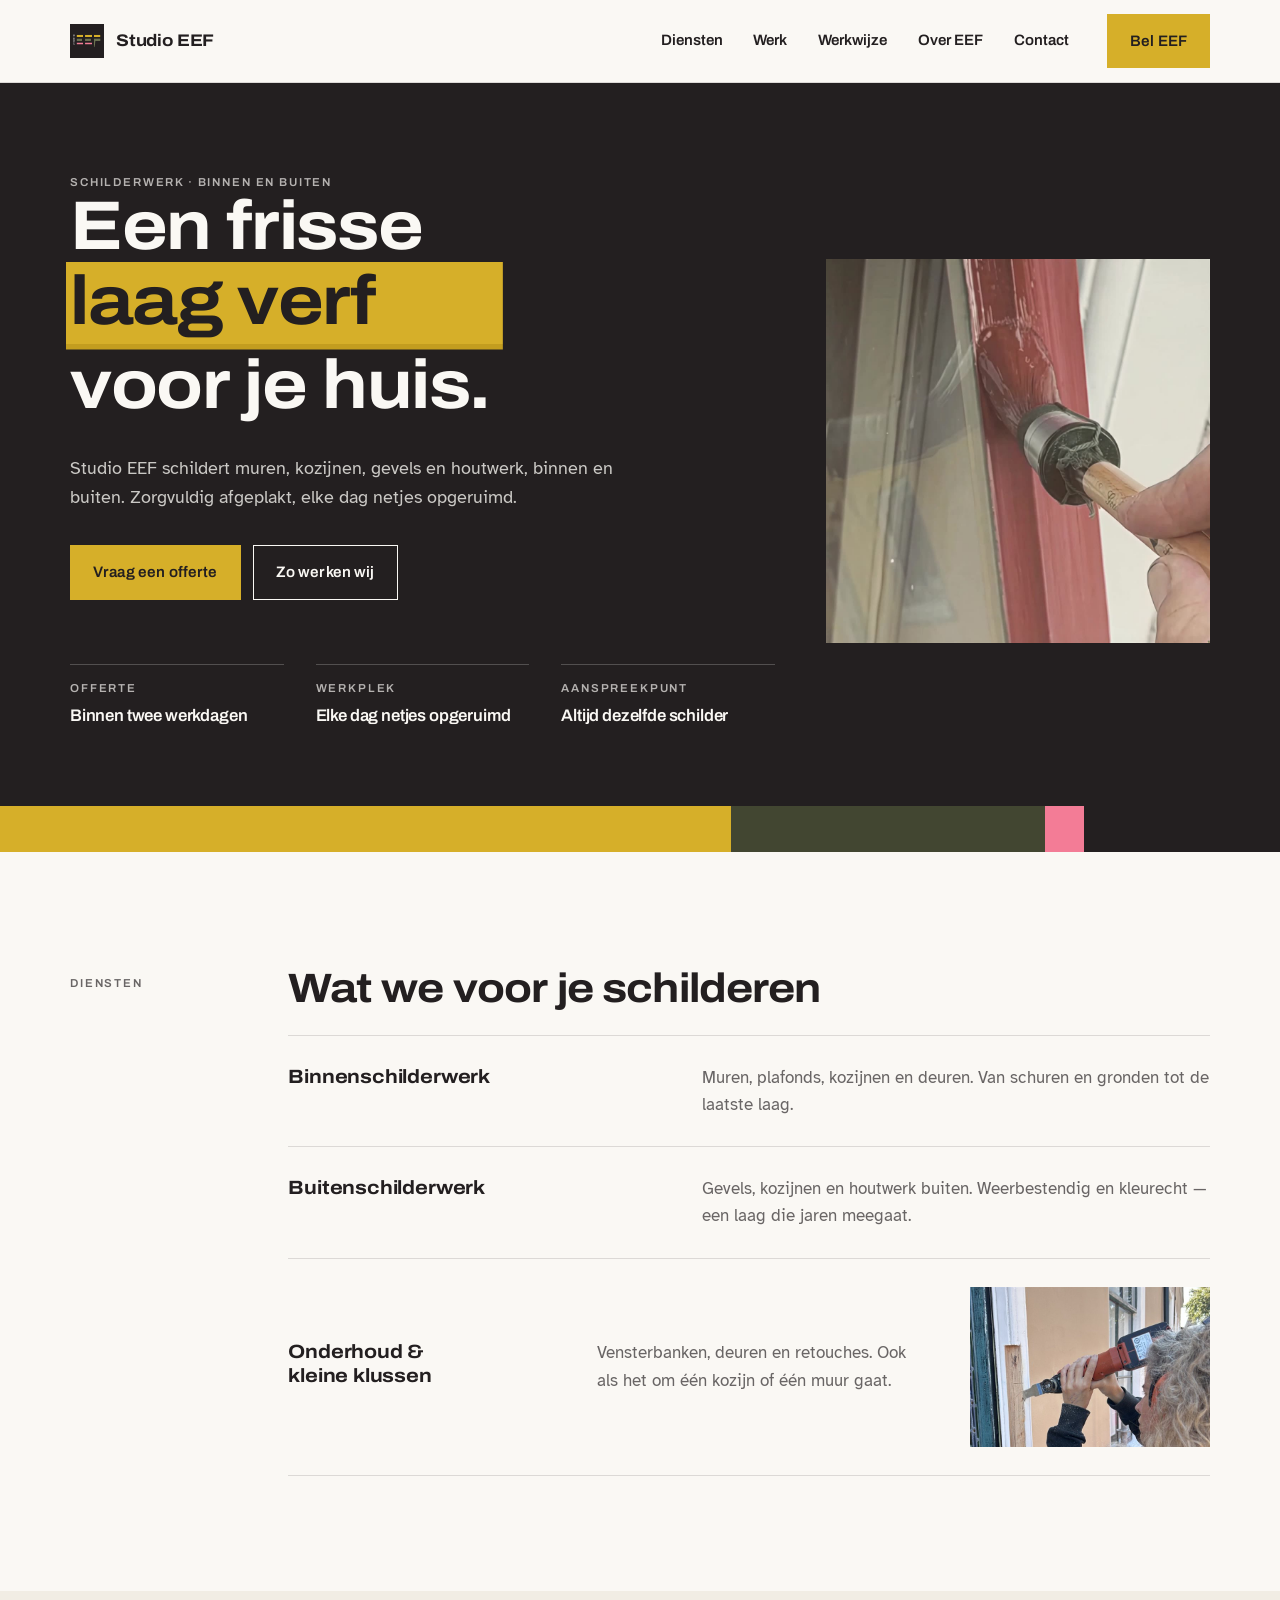
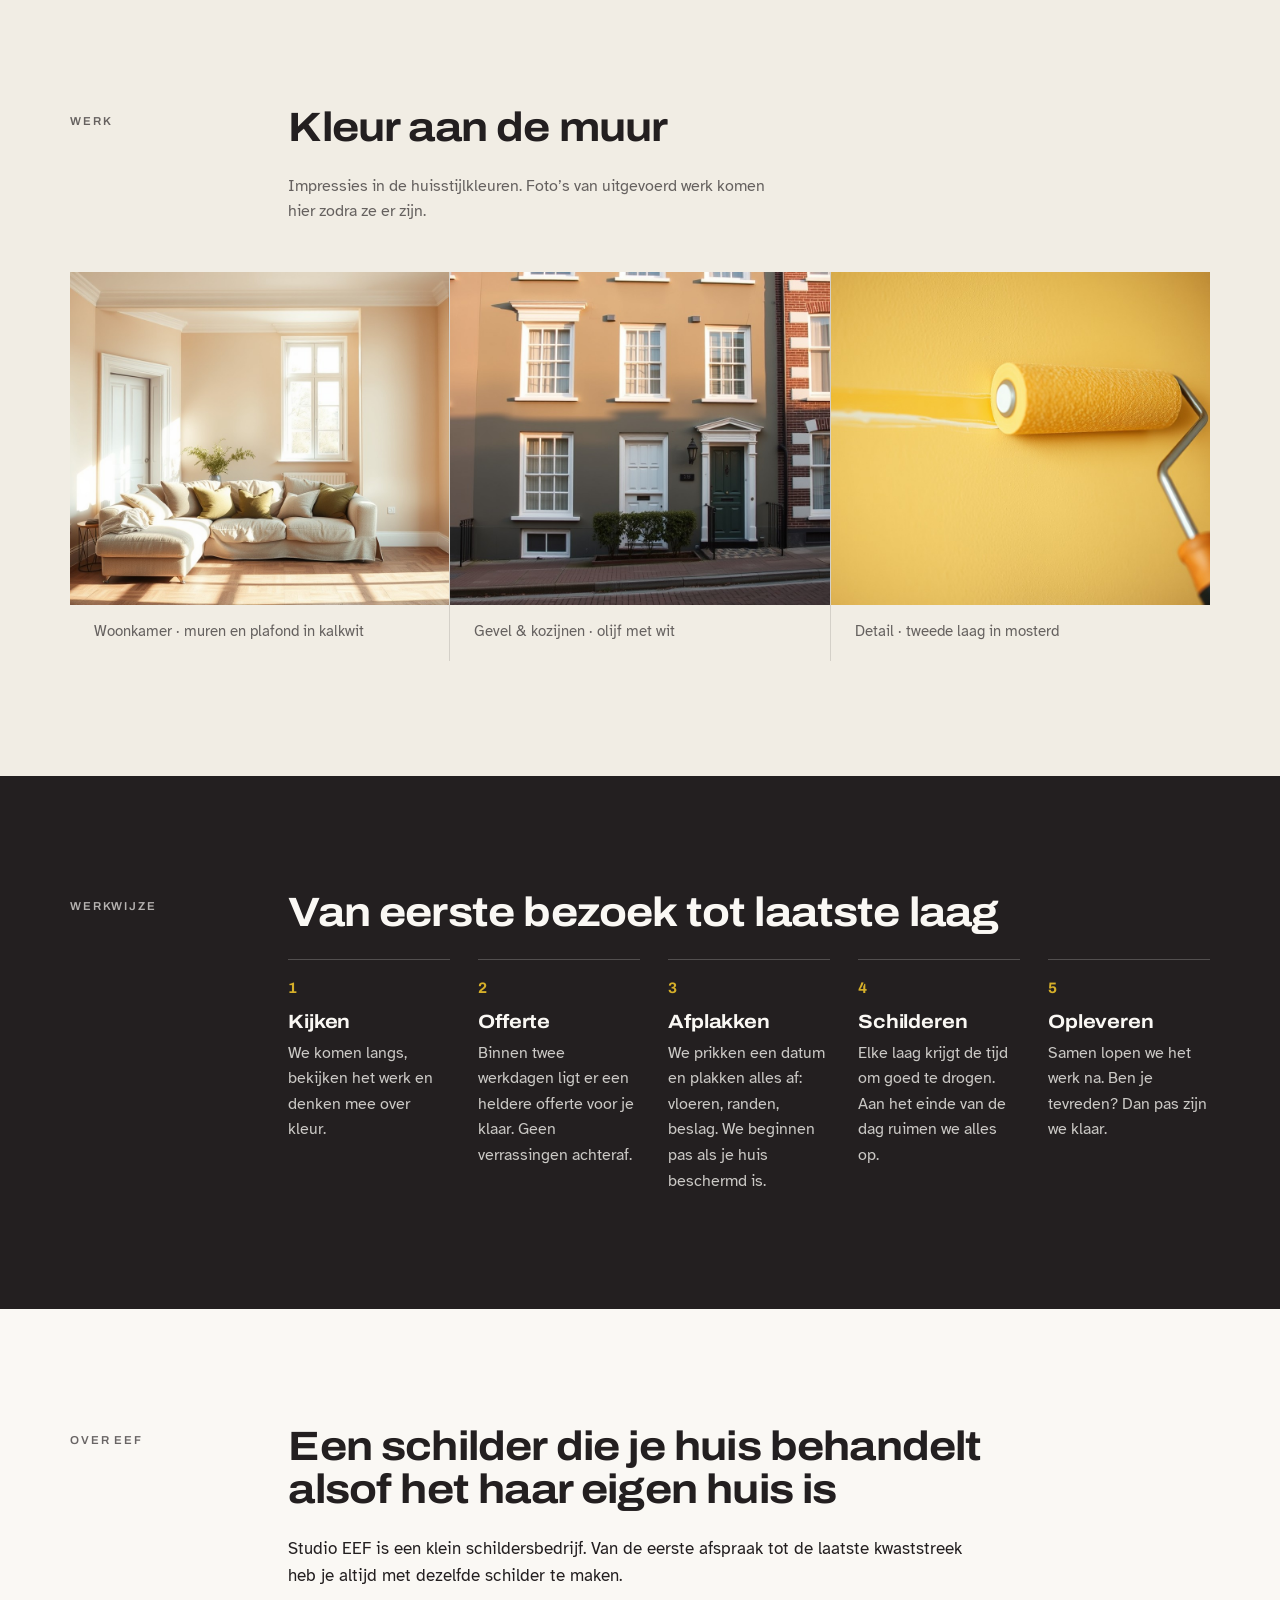
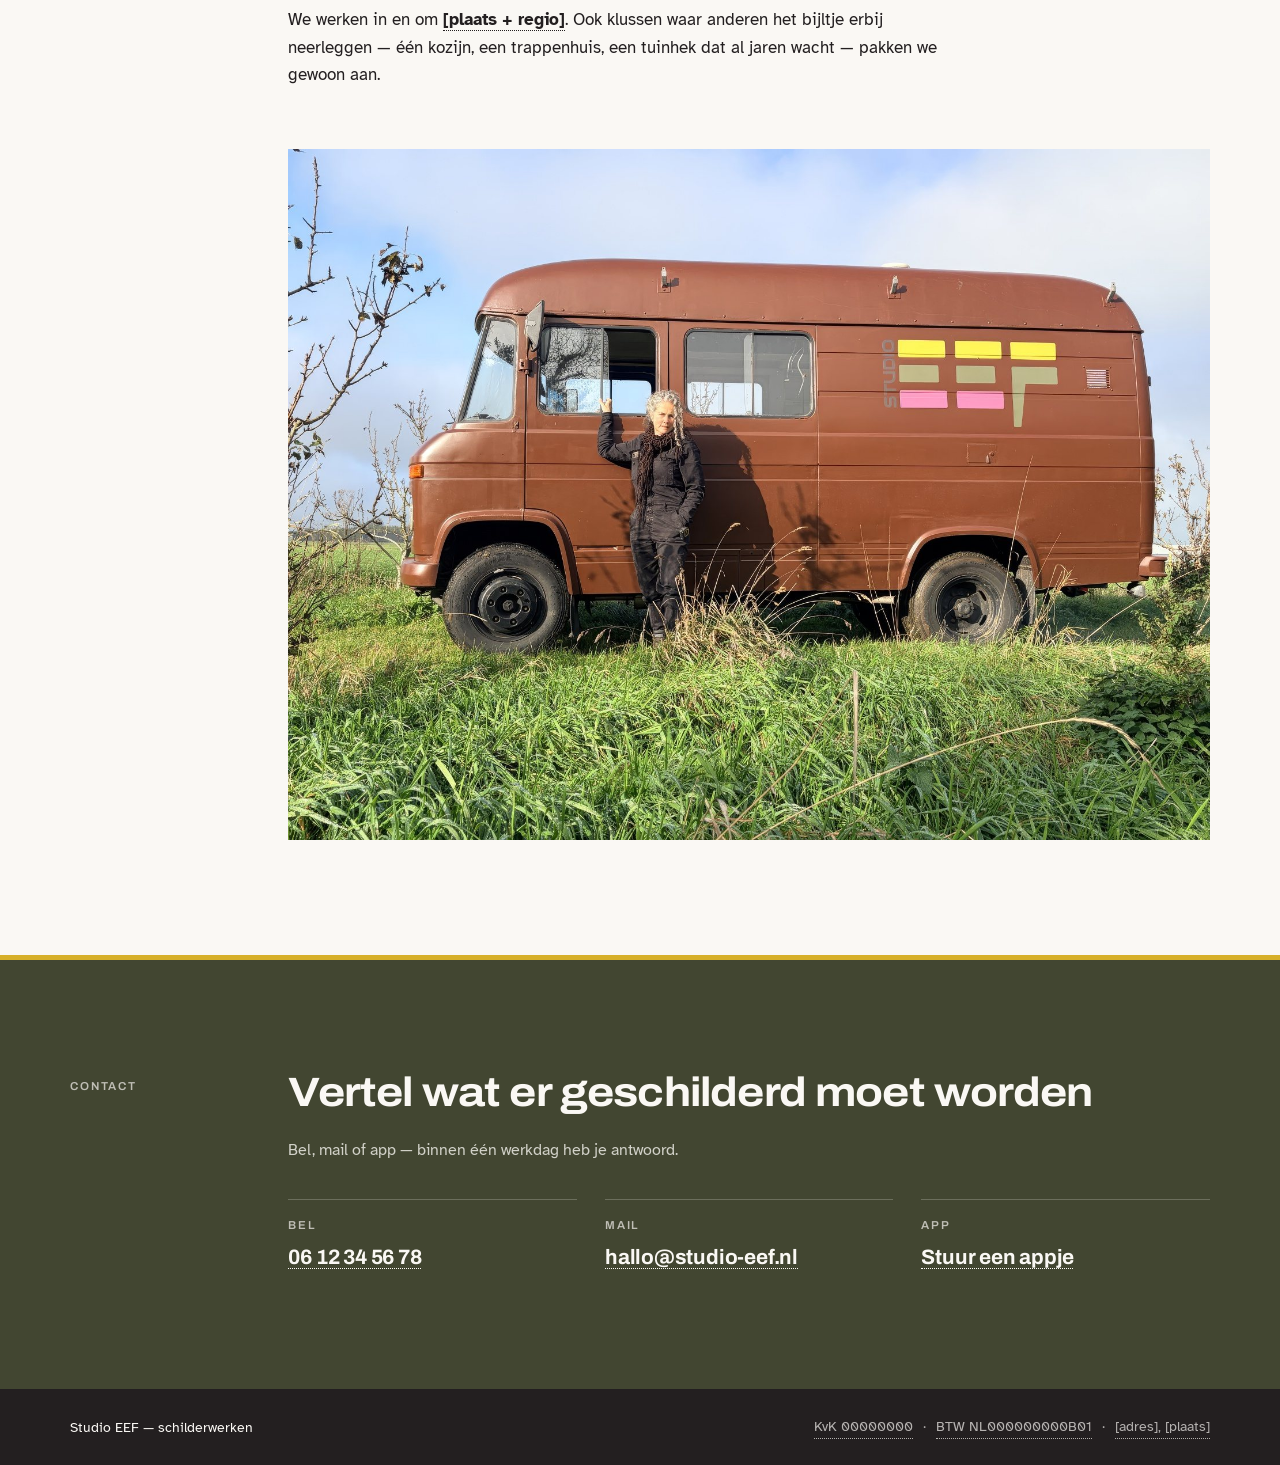
<file: index.html>
<!DOCTYPE html>
<html lang="nl">
<head>
<meta charset="UTF-8">
<meta name="viewport" content="width=device-width, initial-scale=1.0">
<title>Studio EEF — Schilderwerken binnen en buiten</title>
<meta name="description" content="Studio EEF schildert binnen- en buitenschilderwerk en doet onderhoudsklussen. Zorgvuldig afgeplakt, netjes opgeleverd. Vraag een offerte.">
<meta name="theme-color" content="#FAF8F4">
<!-- TODO: placeholdergegevens in de schema.org-data vervangen zodra bekend:
     telephone (+31612345678), email (hallo@studio-eef.nl) en url (www.studio-eef.nl) -->
<script type="application/ld+json">
{
  "@context": "https://schema.org",
  "@type": "PaintingContractor",
  "name": "Studio EEF",
  "description": "Binnen- en buitenschilderwerk en onderhoudsklussen voor je woning.",
  "url": "https://www.studio-eef.nl",
  "telephone": "+31612345678",
  "email": "hallo@studio-eef.nl",
  "areaServed": "NL"
}
</script>
<link rel="icon" type="image/svg+xml" href="assets/favicon.svg">
<link rel="preconnect" href="https://fonts.googleapis.com">
<link rel="preconnect" href="https://fonts.gstatic.com" crossorigin>
<link href="https://fonts.googleapis.com/css2?family=Archivo:wdth,wght@75..125,600;75..125,700&family=Atkinson+Hyperlegible:wght@400;700&display=swap" rel="stylesheet">
<link rel="stylesheet" href="css/style.css">
</head>
<body id="top">

<a class="skip" href="#diensten">Direct naar de inhoud</a>

<!-- ============================================================
     HEADER — papier, één haarscherpe lijn, geen schaduw
     ============================================================ -->
<header class="kop">
  <div class="wrap kop-inner">
    <a class="merk" href="#top" aria-label="Studio EEF — naar boven">
      <span class="merk-tegel" aria-hidden="true">
        <img src="assets/logo.svg" alt="" width="34" height="34">
      </span>
      <span class="merk-naam">Studio EEF</span>
    </a>

    <nav class="nav" aria-label="Hoofdmenu">
      <a href="#diensten">Diensten</a>
      <a href="#werk">Werk</a>
      <a href="#werkwijze">Werkwijze</a>
      <a href="#over">Over EEF</a>
      <a href="#contact">Contact</a>
    </nav>

    <!-- TODO: telefoonnummer invullen zodra bekend — ook in de JSON-LD in de <head> -->
    <a class="knop knop-mosterd kop-bel" href="tel:0612345678" data-todo="telefoonnummer" title="Placeholder — het telefoonnummer in deze link moet nog ingevuld worden">Bel EEF</a>

    <details class="menu">
      <summary>Menu<span class="menu-balken" aria-hidden="true"><span></span><span></span></span></summary>
      <nav class="menu-nav" aria-label="Menu">
        <a href="#diensten">Diensten</a>
        <a href="#werk">Werk</a>
        <a href="#werkwijze">Werkwijze</a>
        <a href="#over">Over EEF</a>
        <a href="#contact">Contact</a>
      </nav>
    </details>
  </div>
</header>

<main>

  <!-- ============================================================
       HERO — inktvlak met de kop links en een vierkant venster op het
       echte werk rechts: de clip van de kwast op het kozijn. De clip is
       een macro-opname en leest alleen op dit formaat; als volle
       achtergrond wordt het een onherkenbare donkere vlek. Hij loopt in
       een lus (de streek herhaalt zich), staat stil bij
       prefers-reduced-motion en zonder JavaScript blijft de poster staan.
       ============================================================ -->
  <section class="hero">
    <div class="wrap hero-inner">
      <div class="hero-copy">
        <p class="label">Schilderwerk &middot; binnen en buiten</p>
        <h1 class="hero-titel">Een frisse <span class="laag">laag verf</span> voor je huis.</h1>
        <p class="hero-lead">Studio EEF schildert muren, kozijnen, gevels en houtwerk, binnen en buiten. Zorgvuldig afgeplakt, elke dag netjes opgeruimd.</p>
        <p class="hero-acties">
          <a class="knop knop-mosterd" href="#contact">Vraag een offerte</a>
          <a class="knop knop-rand" href="#werkwijze">Zo werken wij</a>
        </p>

        <dl class="feiten">
          <div>
            <dt>Offerte</dt>
            <dd>Binnen twee werkdagen</dd>
          </div>
          <div>
            <dt>Werkplek</dt>
            <dd>Elke dag netjes opgeruimd</dd>
          </div>
          <div>
            <dt>Aanspreekpunt</dt>
            <dd>Altijd dezelfde schilder</dd>
          </div>
        </dl>
      </div>

      <div class="hero-beeld">
        <video class="hero-media" poster="assets/video/hero-poster.jpg" muted playsinline loop preload="none" aria-hidden="true" data-src="assets/video/hero.mp4" data-src-klein="assets/video/hero-mobiel.mp4"></video>
      </div>
    </div>
  </section>

  <!-- het balkenmotief van het merk, op paginaschaal: één egale strook -->
  <div class="verfband" aria-hidden="true">
    <span class="band-mosterd"></span><span class="band-olijf"></span><span class="band-roze"></span><span class="band-inkt"></span>
  </div>

  <!-- ============================================================
       DIENSTEN — geen kaarten, geen nummers: rijen met een lijn
       ============================================================ -->
  <section class="sectie" id="diensten">
    <div class="wrap split">
      <p class="label">Diensten</p>
      <div>
        <h2>Wat we voor&nbsp;je schilderen</h2>
        <ul class="diensten">
          <li>
            <h3>Binnenschilderwerk</h3>
            <p>Muren, plafonds, kozijnen en deuren. Van schuren en gronden tot de laatste laag.</p>
          </li>
          <li>
            <h3>Buitenschilderwerk</h3>
            <p>Gevels, kozijnen en houtwerk buiten. Weerbestendig en kleurecht &mdash; een laag die jaren meegaat.</p>
          </li>
          <li class="dienst-met-foto">
            <h3>Onderhoud &amp; kleine klussen</h3>
            <p>Vensterbanken, deuren en retouches. Ook als het om &eacute;&eacute;n kozijn of &eacute;&eacute;n muur gaat.</p>
            <img class="dienst-foto" src="assets/img/kleine-klus.jpg" alt="Eef haalt met een verfstripper oude verf van een kozijn" width="720" height="480" loading="lazy" decoding="async">
          </li>
        </ul>
      </div>
    </div>
  </section>

  <!-- ============================================================
       WERK — de enige foto's op de pagina
       ============================================================ -->
  <section class="sectie sectie-kalk" id="werk">
    <div class="wrap">
      <div class="split">
        <p class="label">Werk</p>
        <div>
          <h2>Kleur aan de muur</h2>
          <p class="sectie-noot">Impressies in de huisstijlkleuren. Foto&rsquo;s van uitgevoerd werk komen hier zodra ze er zijn.</p>
        </div>
      </div>
      <div class="werk-grid">
        <figure>
          <img src="assets/img/werk-woonkamer.jpg" alt="Impressie: woonkamer met kalkwitte muren en zonnig licht" width="1216" height="832" loading="lazy" decoding="async">
          <figcaption>Woonkamer &middot; muren en plafond in kalkwit</figcaption>
        </figure>
        <figure>
          <img src="assets/img/werk-gevel.jpg" alt="Impressie: rijtjeshuis met een olijfgroene gevel en witte kozijnen" width="1216" height="832" loading="lazy" decoding="async">
          <figcaption>Gevel &amp; kozijnen &middot; olijf met wit</figcaption>
        </figure>
        <figure>
          <img src="assets/img/werk-detail.jpg" alt="Impressie: verfroller brengt een mosterdgele laag aan op een muur" width="1216" height="832" loading="lazy" decoding="async">
          <figcaption>Detail &middot; tweede laag in mosterd</figcaption>
        </figure>
      </div>
    </div>
  </section>

  <!-- ============================================================
       WERKWIJZE — een echte volgorde, dus nummers
       ============================================================ -->
  <section class="sectie sectie-inkt" id="werkwijze">
    <div class="wrap split">
      <p class="label label-licht">Werkwijze</p>
      <div>
        <h2>Van eerste bezoek tot laatste laag</h2>
        <ol class="stappen">
          <li>
            <h3>Kijken</h3>
            <p>We komen langs, bekijken het werk en denken mee over kleur.</p>
          </li>
          <li>
            <h3>Offerte</h3>
            <p>Binnen twee werkdagen ligt er een heldere offerte voor je klaar. Geen verrassingen achteraf.</p>
          </li>
          <li>
            <h3>Afplakken</h3>
            <p>We prikken een datum en plakken alles af: vloeren, randen, beslag. We beginnen pas als je huis beschermd is.</p>
          </li>
          <li>
            <h3>Schilderen</h3>
            <p>Elke laag krijgt de tijd om goed te drogen. Aan het einde van de dag ruimen we alles op.</p>
          </li>
          <li>
            <h3>Opleveren</h3>
            <p>Samen lopen we het werk na. Ben je tevreden? Dan pas zijn we klaar.</p>
          </li>
        </ol>
      </div>
    </div>
  </section>

  <!-- ============================================================
       OVER
       ============================================================ -->
  <section class="sectie" id="over">
    <div class="wrap split">
      <p class="label">Over EEF</p>
      <div class="over">
        <div>
          <h2>Een schilder die je huis behandelt alsof het haar eigen huis is</h2>
          <!-- TODO: eigenaar, werkgebied en ervaring invullen -->
          <p>Studio EEF is een klein schildersbedrijf. Van de eerste afspraak tot de laatste kwaststreek heb je altijd met dezelfde schilder te maken.</p>
          <!-- TODO: werkgebied invullen zodra bekend -->
          <p>We werken in en om <strong class="todo" title="Placeholder — nog in te vullen">[plaats + regio]</strong>. Ook klussen waar anderen het bijltje erbij neerleggen &mdash; &eacute;&eacute;n kozijn, een trappenhuis, een tuinhek dat al jaren wacht &mdash; pakken we gewoon aan.</p>
        </div>
        <img class="over-foto" src="assets/img/eef-bus.jpg" alt="Eef naast haar bus, met het Studio EEF-logo op de zijkant" width="1600" height="1200" loading="lazy" decoding="async">
      </div>
    </div>
  </section>

  <!-- ============================================================
       CONTACT
       ============================================================ -->
  <section class="sectie sectie-olijf" id="contact">
    <div class="wrap split">
      <p class="label label-licht">Contact</p>
      <div>
        <h2>Vertel wat er geschilderd moet worden</h2>
        <p class="sectie-noot noot-licht">Bel, mail of app &mdash; binnen &eacute;&eacute;n werkdag heb je antwoord.</p>
        <div class="contact-grid">
          <!-- TODO: echte gegevens invullen (href én zichtbare tekst) — gemarkeerd met class="todo" -->
          <a class="contact" href="tel:0612345678" data-todo="telefoonnummer">
            <span class="contact-label">Bel</span>
            <span class="contact-waarde"><span class="todo" title="Placeholder — nog in te vullen">06 12 34 56 78</span></span>
          </a>
          <a class="contact" href="mailto:hallo@studio-eef.nl" data-todo="e-mailadres">
            <span class="contact-label">Mail</span>
            <span class="contact-waarde"><span class="todo" title="Placeholder — nog in te vullen">hallo@studio-eef.nl</span></span>
          </a>
          <a class="contact" href="https://wa.me/31612345678" target="_blank" rel="noopener" data-todo="whatsapp-nummer (staat in de link)">
            <span class="contact-label">App</span>
            <span class="contact-waarde"><span class="todo" title="Placeholder — het nummer zit in de link">Stuur een appje</span></span>
          </a>
        </div>
      </div>
    </div>
  </section>

</main>

<footer class="voet">
  <div class="wrap voet-inner">
    <span class="voet-merk">Studio EEF &mdash; schilderwerken</span>
    <!-- TODO: KvK, BTW en adres invullen (gemarkeerd met class="todo") -->
    <span class="voet-legal"><span class="todo" title="Placeholder — nog in te vullen">KvK 00000000</span> &middot; <span class="todo" title="Placeholder — nog in te vullen">BTW NL000000000B01</span> &middot; <span class="todo" title="Placeholder — nog in te vullen">[adres], [plaats]</span></span>
  </div>
</footer>

<!-- MOBIELE ACTIEBALK: alleen op smalle schermen -->
<div class="mobiel-balk">
  <!-- TODO: telefoonnummer invullen zodra bekend — zelfde placeholder als de header-knop -->
  <a class="knop knop-rand" href="tel:0612345678" data-todo="telefoonnummer" title="Placeholder — het telefoonnummer in deze link moet nog ingevuld worden">Bel</a>
  <a class="knop knop-mosterd" href="#contact">Offerte</a>
</div>

<!-- De pagina werkt volledig zonder JavaScript. Twee kleine regeltjes:
     1) het mobiele menu sluit na het kiezen van een link;
     2) de hero-video wordt geladen in de maat die bij het scherm past
        (1,2 MB breed / 298 KB smal) en niet bij prefers-reduced-motion —
        dan blijft de poster staan. -->
<script>
  document.querySelectorAll('.menu-nav a').forEach(function (link) {
    link.addEventListener('click', function () {
      var menu = link.closest('details');
      if (menu) { menu.open = false; }
    });
  });

  (function () {
    var video = document.querySelector('.hero-media');
    if (!video) { return; }
    if (window.matchMedia('(prefers-reduced-motion: reduce)').matches) { return; }
    var breed = window.matchMedia('(min-width: 700px)').matches;
    video.src = breed ? video.dataset.src : (video.dataset.srcKlein || video.dataset.src);
    var poging = video.play();
    if (poging && poging.catch) { poging.catch(function () { /* poster blijft staan */ }); }
  })();
</script>

</body>
</html>
</file>
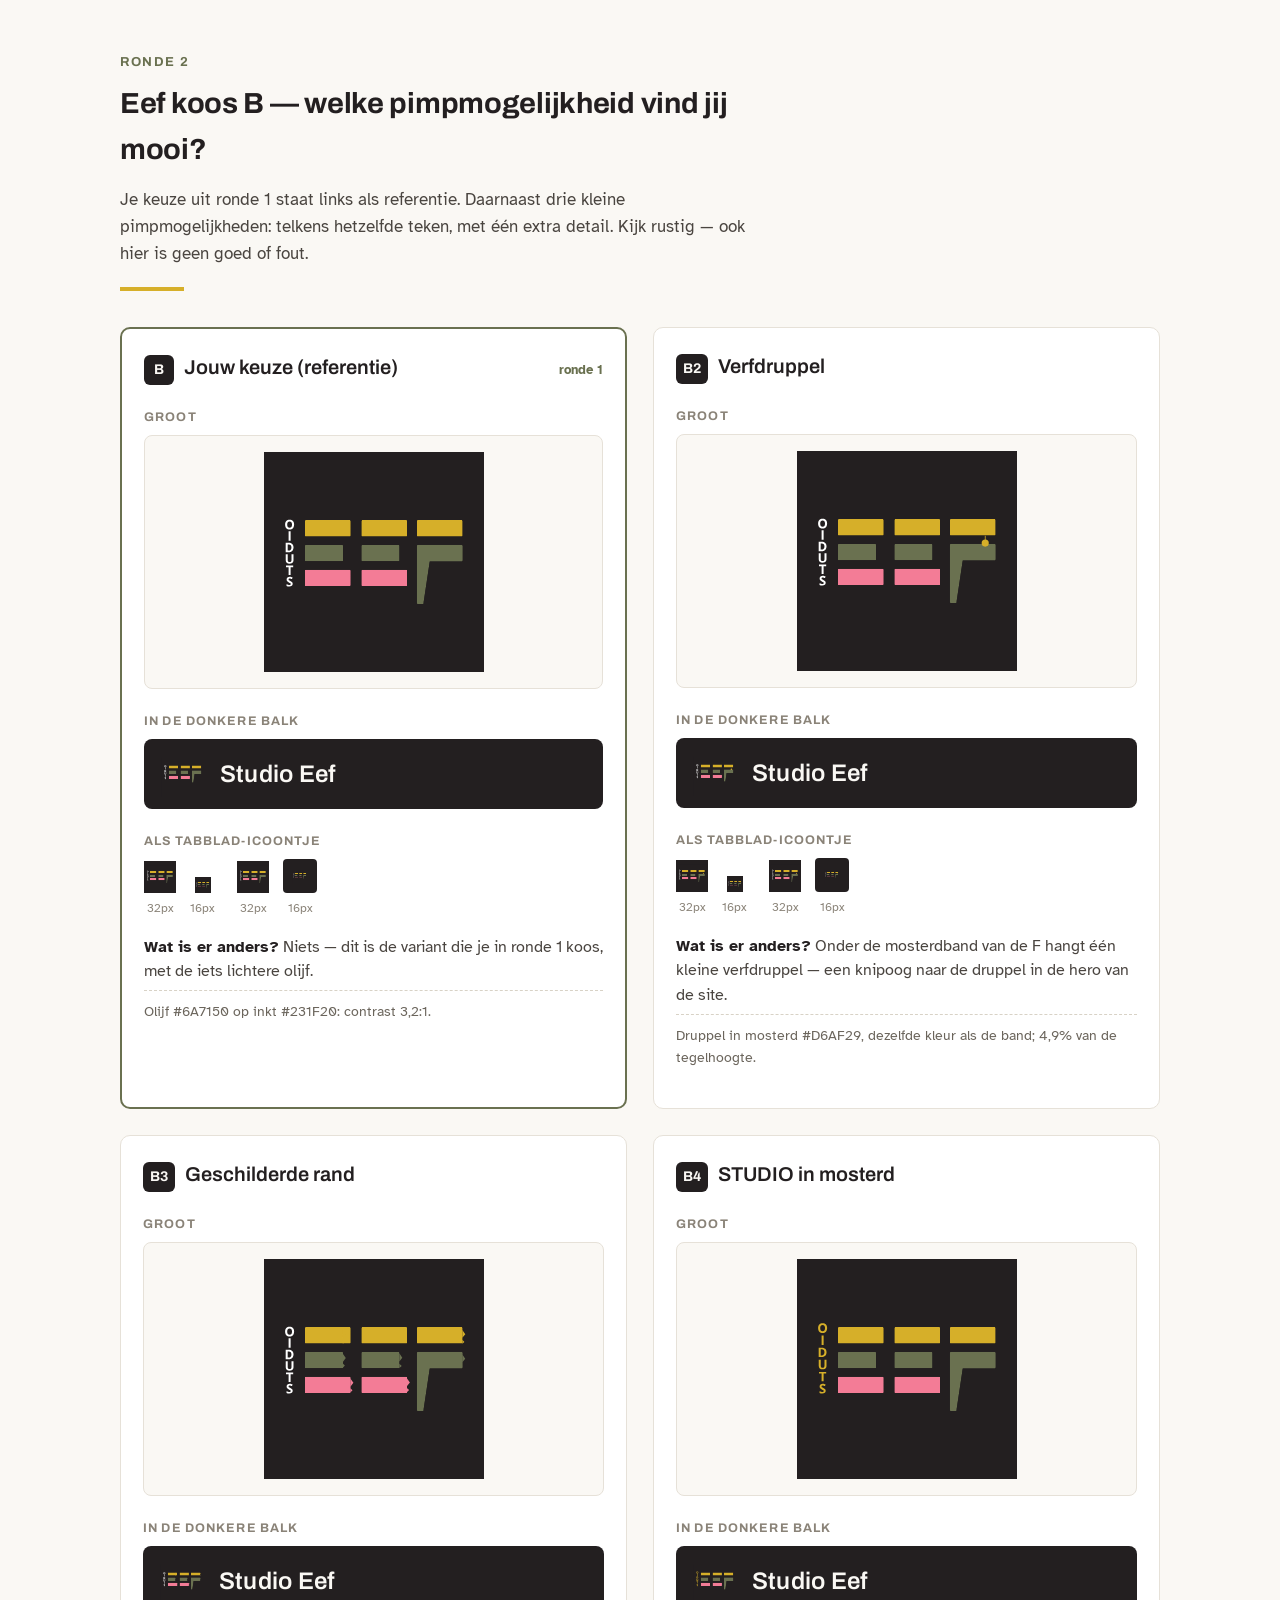
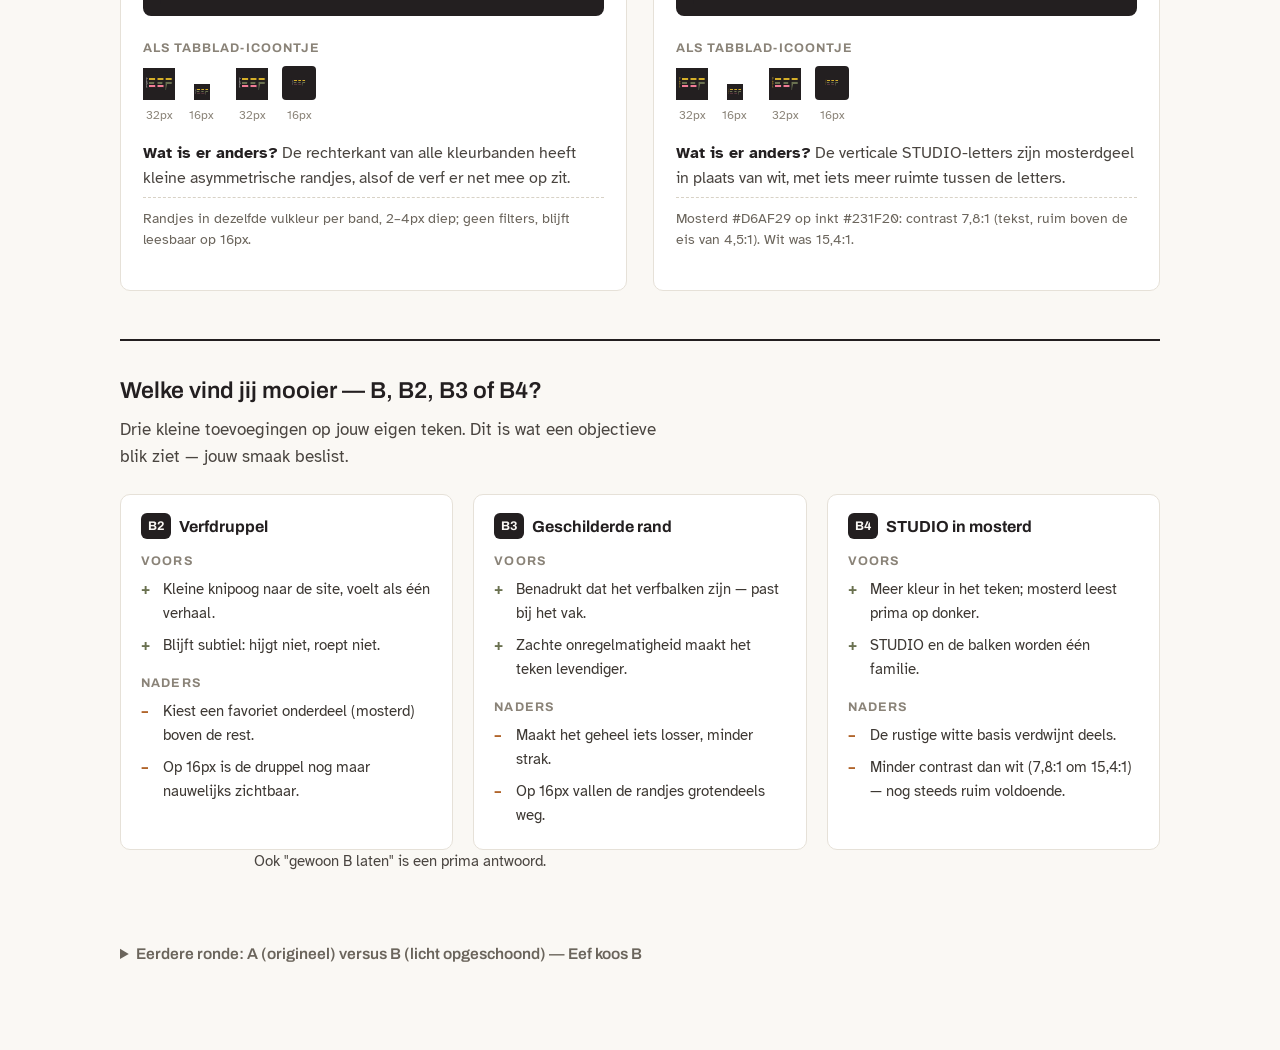
<file: logo-keuze/index.html>
<!DOCTYPE html>
<html lang="nl">
<head>
<meta charset="UTF-8">
<meta name="viewport" content="width=device-width, initial-scale=1">
<title>Logo-keuze, ronde 2 — Studio Eef</title>
<link rel="preconnect" href="https://fonts.googleapis.com">
<link rel="preconnect" href="https://fonts.gstatic.com" crossorigin>
<link href="https://fonts.googleapis.com/css2?family=Archivo:wght@400;600;700&family=Atkinson+Hyperlegible:wght@400;700&display=swap" rel="stylesheet">
<style>
  :root {
    --olijfp: #424631;      /* olijf, puur (huisstijl) */
    --olijf-l: #6A7150;     /* olijf, lichter (in B en afgeleiden) */
    --mosterd: #D6AF29;
    --roze: #F37C96;
    --inkt: #231F20;
    --papier: #FAF8F4;
  }
  * { box-sizing: border-box; }
  body {
    margin: 0;
    background: var(--papier);
    color: var(--inkt);
    font-family: "Atkinson Hyperlegible", sans-serif;
    font-size: 17px;
    line-height: 1.6;
  }
  h1, h2, h3, .merk-naam { font-family: "Archivo", sans-serif; }
  .wrap { max-width: 1080px; margin: 0 auto; padding: 0 20px 72px; }

  /* intro */
  .intro { padding: 52px 0 36px; max-width: 640px; }
  .intro .ronde { font-family: "Archivo", sans-serif; font-size: 13px; font-weight: 700; letter-spacing: 0.12em; text-transform: uppercase; color: var(--olijf-l); margin: 0 0 8px; }
  .intro h1 { font-size: 29px; font-weight: 700; margin: 0 0 12px; letter-spacing: -0.01em; }
  .intro p { margin: 0; color: #4a4540; }
  .intro .streeplijn { width: 64px; height: 4px; background: var(--mosterd); margin: 20px 0 0; border: none; }

  /* variant-panelen */
  .panelen { display: grid; grid-template-columns: 1fr 1fr; gap: 26px; }
  @media (max-width: 780px) { .panelen { grid-template-columns: 1fr; } }
  .paneel {
    background: #fff;
    border: 1px solid #e6e1d8;
    border-radius: 10px;
    padding: 22px 22px 26px;
  }
  .paneel.referentie { border: 2px solid var(--olijf-l); }
  .paneel > header { display: flex; align-items: baseline; gap: 10px; margin-bottom: 18px; }
  .variant-letter {
    font-family: "Archivo", sans-serif;
    font-weight: 700; font-size: 14px;
    color: var(--papier);
    background: var(--inkt);
    min-width: 30px; height: 30px; border-radius: 6px;
    display: inline-flex; align-items: center; justify-content: center;
    flex: none; padding: 0 7px;
  }
  .paneel h2 { font-size: 20px; font-weight: 600; margin: 0; }
  .paneel .referentie-label { font-size: 12.5px; color: var(--olijf-l); font-weight: 700; margin-left: auto; }

  .groot-vak {
    background: var(--papier);
    border: 1px solid #e6e1d8;
    border-radius: 8px;
    display: flex; justify-content: center; padding: 16px;
  }
  .groot-vak img { width: 220px; height: 220px; display: block; }

  .label { font-size: 12.5px; font-weight: 700; letter-spacing: 0.09em; text-transform: uppercase; color: #8a8378; margin: 22px 0 8px; font-family: "Archivo", sans-serif; }

  /* nagemaakte inkt-headerbalk */
  .headerbalk {
    background: var(--inkt);
    border-radius: 8px;
    padding: 12px 16px;
    display: flex; align-items: center; gap: 14px;
  }
  .headerbalk img { width: 46px; height: 46px; display: block; flex: none; }
  .headerbalk .merk-naam { color: var(--papier); font-size: 24px; font-weight: 600; letter-spacing: 0.01em; }

  /* favicon-maten */
  .favicons { display: flex; gap: 22px; align-items: flex-end; flex-wrap: wrap; }
  .fav-groep { display: flex; gap: 14px; align-items: flex-end; }
  .fav-maat { text-align: center; margin: 0; }
  .fav-maat .vlak {
    display: flex; align-items: center; justify-content: center;
    border-radius: 4px; margin: 0 auto 6px;
  }
  .fav-maat .vlak.papier { background: var(--papier); border: 1px solid #e6e1d8; }
  .fav-maat .vlak.inkt { background: var(--inkt); }
  .fav-maat img { display: block; }
  .fav-maat figcaption { font-size: 12px; color: #8a8378; }
  .fav-maat .groot32 { width: 32px; height: 32px; padding: 0; }
  .fav-maat .groot16 { width: 16px; height: 16px; padding: 0; }
  .fav-maat.met-padding { padding: 7px; }

  .toelichting { font-size: 15.5px; color: #4a4540; margin: 16px 0 0; }
  .toelichting strong { color: var(--inkt); }
  .contrast-getal {
    font-size: 13.5px; color: #6b655c; margin-top: 6px;
    border-top: 1px dashed #d8d2c6; padding-top: 10px;
  }

  /* keuzehulp */
  .keuzehulp { margin-top: 48px; padding-top: 32px; border-top: 2px solid var(--inkt); }
  .keuzehulp h2 { font-size: 23px; font-weight: 600; margin: 0 0 6px; }
  .keuzehulp > p { color: #4a4540; margin: 0 0 24px; max-width: 560px; }
  .kolommen { display: grid; grid-template-columns: repeat(auto-fit, minmax(220px, 1fr)); gap: 20px; }
  .kolom {
    background: #fff;
    border: 1px solid #e6e1d8;
    border-radius: 10px;
    padding: 18px 20px;
  }
  .kolom h3 { margin: 0 0 8px; font-size: 16px; font-weight: 700; display: flex; align-items: center; gap: 8px; }
  .kolom h3 .variant-letter { min-width: 26px; height: 26px; font-size: 12.5px; }
  .kolom ul { margin: 0; padding: 0; list-style: none; font-size: 15px; }
  .kolom li { padding: 4px 0 4px 22px; position: relative; color: #3d3833; }
  .kolom li::before { position: absolute; left: 0; font-weight: 700; }
  .kolom li.voor::before { content: "+"; color: var(--olijf-l); }
  .kolom li.nadeer::before { content: "–"; color: #b0642a; }
  .kolom .kopje-lijst { font-size: 12.5px; font-weight: 700; letter-spacing: 0.09em; text-transform: uppercase; color: #8a8378; margin: 12px 0 2px; font-family: "Archivo", sans-serif; }
  .slotregel { margin-top: 26px; color: #6b655c; font-size: 14.5px; text-align: center; }

  /* eerdere ronde */
  .eerdere-ronde { margin-top: 56px; }
  .eerdere-ronde summary {
    font-family: "Archivo", sans-serif;
    font-size: 15.5px; font-weight: 600; color: #6b655c;
    cursor: pointer; padding: 12px 0;
  }
  .eerdere-ronde[open] summary { color: var(--inkt); }
</style>
</head>
<body>
<div class="wrap">

  <section class="intro">
    <p class="ronde">Ronde 2</p>
    <h1>Eef koos B — welke pimpmogelijkheid vind jij mooi?</h1>
    <p>Je keuze uit ronde 1 staat links als referentie. Daarnaast drie kleine
    pimpmogelijkheden: telkens hetzelfde teken, met één extra detail. Kijk
    rustig — ook hier is geen goed of fout.</p>
    <hr class="streeplijn">
  </section>

  <div class="panelen">

    <!-- B (referentie) -->
    <section class="paneel referentie" aria-labelledby="titel-b">
      <header>
        <span class="variant-letter" aria-hidden="true">B</span>
        <h2 id="titel-b">Jouw keuze (referentie)</h2>
        <span class="referentie-label">ronde 1</span>
      </header>

      <p class="label">Groot</p>
      <div class="groot-vak"><img src="logo-opgeschoond.svg" alt="Gekozen logo B: inkt-tegel met balken in lichte olijf, mosterd en roze en witte letters"></div>

      <p class="label">In de donkere balk</p>
      <div class="headerbalk">
        <img src="logo-opgeschoond.svg" alt="">
        <span class="merk-naam">Studio Eef</span>
      </div>

      <p class="label">Als tabblad-icoontje</p>
      <div class="favicons">
        <div class="fav-groep">
          <figure class="fav-maat"><div class="vlak papier groot32"><img src="logo-opgeschoond.svg" width="32" height="32" alt=""></div><figcaption>32px</figcaption></figure>
          <figure class="fav-maat"><div class="vlak papier groot16"><img src="logo-opgeschoond.svg" width="16" height="16" alt=""></div><figcaption>16px</figcaption></figure>
        </div>
        <div class="fav-groep">
          <figure class="fav-maat"><div class="vlak inkt met-padding"><img src="logo-opgeschoond.svg" width="32" height="32" alt=""></div><figcaption>32px</figcaption></figure>
          <figure class="fav-maat"><div class="vlak inkt" style="padding:9px;"><img src="logo-opgeschoond.svg" width="16" height="16" alt=""></div><figcaption>16px</figcaption></figure>
        </div>
      </div>

      <p class="toelichting"><strong>Wat is er anders?</strong> Niets — dit is
      de variant die je in ronde 1 koos, met de iets lichtere olijf.</p>
      <p class="contrast-getal">Olijf #6A7150 op inkt #231F20: contrast 3,2:1.</p>
    </section>

    <!-- B2 druppel -->
    <section class="paneel" aria-labelledby="titel-b2">
      <header>
        <span class="variant-letter" aria-hidden="true">B2</span>
        <h2 id="titel-b2">Verfdruppel</h2>
      </header>

      <p class="label">Groot</p>
      <div class="groot-vak"><img src="logo-b2-druppel.svg" alt="Logo B met een kleine mosterdgele verfdruppel onder de mosterdband van de F"></div>

      <p class="label">In de donkere balk</p>
      <div class="headerbalk">
        <img src="logo-b2-druppel.svg" alt="">
        <span class="merk-naam">Studio Eef</span>
      </div>

      <p class="label">Als tabblad-icoontje</p>
      <div class="favicons">
        <div class="fav-groep">
          <figure class="fav-maat"><div class="vlak papier groot32"><img src="logo-b2-druppel.svg" width="32" height="32" alt=""></div><figcaption>32px</figcaption></figure>
          <figure class="fav-maat"><div class="vlak papier groot16"><img src="logo-b2-druppel.svg" width="16" height="16" alt=""></div><figcaption>16px</figcaption></figure>
        </div>
        <div class="fav-groep">
          <figure class="fav-maat"><div class="vlak inkt met-padding"><img src="logo-b2-druppel.svg" width="32" height="32" alt=""></div><figcaption>32px</figcaption></figure>
          <figure class="fav-maat"><div class="vlak inkt" style="padding:9px;"><img src="logo-b2-druppel.svg" width="16" height="16" alt=""></div><figcaption>16px</figcaption></figure>
        </div>
      </div>

      <p class="toelichting"><strong>Wat is er anders?</strong> Onder de
      mosterdband van de F hangt één kleine verfdruppel — een knipoog naar de
      druppel in de hero van de site.</p>
      <p class="contrast-getal">Druppel in mosterd #D6AF29, dezelfde kleur als
      de band; 4,9% van de tegelhoogte.</p>
    </section>

    <!-- B3 kwastrand -->
    <section class="paneel" aria-labelledby="titel-b3">
      <header>
        <span class="variant-letter" aria-hidden="true">B3</span>
        <h2 id="titel-b3">Geschilderde rand</h2>
      </header>

      <p class="label">Groot</p>
      <div class="groot-vak"><img src="logo-b3-kwastrand.svg" alt="Logo B waarbij de rechterkant van alle kleurbanden een licht rafelige, net-geschilderde rand heeft"></div>

      <p class="label">In de donkere balk</p>
      <div class="headerbalk">
        <img src="logo-b3-kwastrand.svg" alt="">
        <span class="merk-naam">Studio Eef</span>
      </div>

      <p class="label">Als tabblad-icoontje</p>
      <div class="favicons">
        <div class="fav-groep">
          <figure class="fav-maat"><div class="vlak papier groot32"><img src="logo-b3-kwastrand.svg" width="32" height="32" alt=""></div><figcaption>32px</figcaption></figure>
          <figure class="fav-maat"><div class="vlak papier groot16"><img src="logo-b3-kwastrand.svg" width="16" height="16" alt=""></div><figcaption>16px</figcaption></figure>
        </div>
        <div class="fav-groep">
          <figure class="fav-maat"><div class="vlak inkt met-padding"><img src="logo-b3-kwastrand.svg" width="32" height="32" alt=""></div><figcaption>32px</figcaption></figure>
          <figure class="fav-maat"><div class="vlak inkt" style="padding:9px;"><img src="logo-b3-kwastrand.svg" width="16" height="16" alt=""></div><figcaption>16px</figcaption></figure>
        </div>
      </div>

      <p class="toelichting"><strong>Wat is er anders?</strong> De rechterkant
      van alle kleurbanden heeft kleine asymmetrische randjes, alsof de verf
      er net mee op zit.</p>
      <p class="contrast-getal">Randjes in dezelfde vulkleur per band, 2–4px
      diep; geen filters, blijft leesbaar op 16px.</p>
    </section>

    <!-- B4 studio mosterd -->
    <section class="paneel" aria-labelledby="titel-b4">
      <header>
        <span class="variant-letter" aria-hidden="true">B4</span>
        <h2 id="titel-b4">STUDIO in mosterd</h2>
      </header>

      <p class="label">Groot</p>
      <div class="groot-vak"><img src="logo-b4-studio-mosterd.svg" alt="Logo B waarbij de verticale STUDIO-letters mosterdgeel zijn in plaats van wit"></div>

      <p class="label">In de donkere balk</p>
      <div class="headerbalk">
        <img src="logo-b4-studio-mosterd.svg" alt="">
        <span class="merk-naam">Studio Eef</span>
      </div>

      <p class="label">Als tabblad-icoontje</p>
      <div class="favicons">
        <div class="fav-groep">
          <figure class="fav-maat"><div class="vlak papier groot32"><img src="logo-b4-studio-mosterd.svg" width="32" height="32" alt=""></div><figcaption>32px</figcaption></figure>
          <figure class="fav-maat"><div class="vlak papier groot16"><img src="logo-b4-studio-mosterd.svg" width="16" height="16" alt=""></div><figcaption>16px</figcaption></figure>
        </div>
        <div class="fav-groep">
          <figure class="fav-maat"><div class="vlak inkt met-padding"><img src="logo-b4-studio-mosterd.svg" width="32" height="32" alt=""></div><figcaption>32px</figcaption></figure>
          <figure class="fav-maat"><div class="vlak inkt" style="padding:9px;"><img src="logo-b4-studio-mosterd.svg" width="16" height="16" alt=""></div><figcaption>16px</figcaption></figure>
        </div>
      </div>

      <p class="toelichting"><strong>Wat is er anders?</strong> De verticale
      STUDIO-letters zijn mosterdgeel in plaats van wit, met iets meer ruimte
      tussen de letters.</p>
      <p class="contrast-getal">Mosterd #D6AF29 op inkt #231F20: contrast
      7,8:1 (tekst, ruim boven de eis van 4,5:1). Wit was 15,4:1.</p>
    </section>

  </div>

  <!-- KEUZEHULP -->
  <section class="keuzehulp" aria-labelledby="titel-keuze">
    <h2 id="titel-keuze">Welke vind jij mooier — B, B2, B3 of B4?</h2>
    <p>Drie kleine toevoegingen op jouw eigen teken. Dit is wat een objectieve
    blik ziet — jouw smaak beslist.</p>

    <div class="kolommen">
      <div class="kolom">
        <h3><span class="variant-letter" aria-hidden="true">B2</span> Verfdruppel</h3>
        <p class="kopje-lijst">Voors</p>
        <ul>
          <li class="voor">Kleine knipoog naar de site, voelt als één verhaal.</li>
          <li class="voor">Blijft subtiel: hijgt niet, roept niet.</li>
        </ul>
        <p class="kopje-lijst">Naders</p>
        <ul>
          <li class="nadeer">Kiest een favoriet onderdeel (mosterd) boven de rest.</li>
          <li class="nadeer">Op 16px is de druppel nog maar nauwelijks zichtbaar.</li>
        </ul>
      </div>
      <div class="kolom">
        <h3><span class="variant-letter" aria-hidden="true">B3</span> Geschilderde rand</h3>
        <p class="kopje-lijst">Voors</p>
        <ul>
          <li class="voor">Benadrukt dat het verfbalken zijn — past bij het vak.</li>
          <li class="voor">Zachte onregelmatigheid maakt het teken levendiger.</li>
        </ul>
        <p class="kopje-lijst">Naders</p>
        <ul>
          <li class="nadeer">Maakt het geheel iets losser, minder strak.</li>
          <li class="nadeer">Op 16px vallen de randjes grotendeels weg.</li>
        </ul>
      </div>
      <div class="kolom">
        <h3><span class="variant-letter" aria-hidden="true">B4</span> STUDIO in mosterd</h3>
        <p class="kopje-lijst">Voors</p>
        <ul>
          <li class="voor">Meer kleur in het teken; mosterd leest prima op donker.</li>
          <li class="voor">STUDIO en de balken worden één familie.</li>
        </ul>
        <p class="kopje-lijst">Naders</p>
        <ul>
          <li class="nadeer">De rustige witte basis verdwijnt deels.</li>
          <li class="nadeer">Minder contrast dan wit (7,8:1 om 15,4:1) — nog steeds ruim voldoende.</li>
        </ul>
      </div>
    </div>

    <p class="slotregel">Ook "gewoon B laten" is een prima antwoord.</p>
  </section>

  <!-- EERDERE RONDE -->
  <details class="eerdere-ronde">
    <summary>Eerdere ronde: A (origineel) versus B (licht opgeschoond) — Eef koos B</summary>
    <div class="panelen" style="margin-top:20px;">
      <section class="paneel" aria-labelledby="titel-a">
        <header>
          <span class="variant-letter" aria-hidden="true">A</span>
          <h2 id="titel-a">Het origineel</h2>
        </header>
        <p class="label">Groot</p>
        <div class="groot-vak"><img src="logo-orig.svg" alt="Originele logo: inkt-tegel met balken in donkere olijf, mosterd en roze en witte letters"></div>
        <p class="label">In de donkere balk</p>
        <div class="headerbalk">
          <img src="logo-orig.svg" alt="">
          <span class="merk-naam">Studio Eef</span>
        </div>
        <p class="toelichting"><strong>Wat is er anders?</strong> Niets — het
        logo precies zoals het ontworpen is.</p>
        <p class="contrast-getal">Olijf #424631 op inkt #231F20: contrast 1,7:1
        (decoratief).</p>
      </section>
      <section class="paneel referentie" aria-labelledby="titel-b-alt">
        <header>
          <span class="variant-letter" aria-hidden="true">B</span>
          <h2 id="titel-b-alt">Licht opgeschoond — gekozen</h2>
        </header>
        <p class="label">Groot</p>
        <div class="groot-vak"><img src="logo-opgeschoond.svg" alt="Logo met lichtere olijf"></div>
        <p class="label">In de donkere balk</p>
        <div class="headerbalk">
          <img src="logo-opgeschoond.svg" alt="">
          <span class="merk-naam">Studio Eef</span>
        </div>
        <p class="toelichting"><strong>Wat is er anders?</strong> Alleen de
        olijfkleurige balken zijn iets lichter (#424631 → #6A7150).</p>
        <p class="contrast-getal">Olijf #6A7150 op inkt #231F20: contrast 3,2:1.</p>
      </section>
    </div>
  </details>

</div>
</body>
</html>
</file>
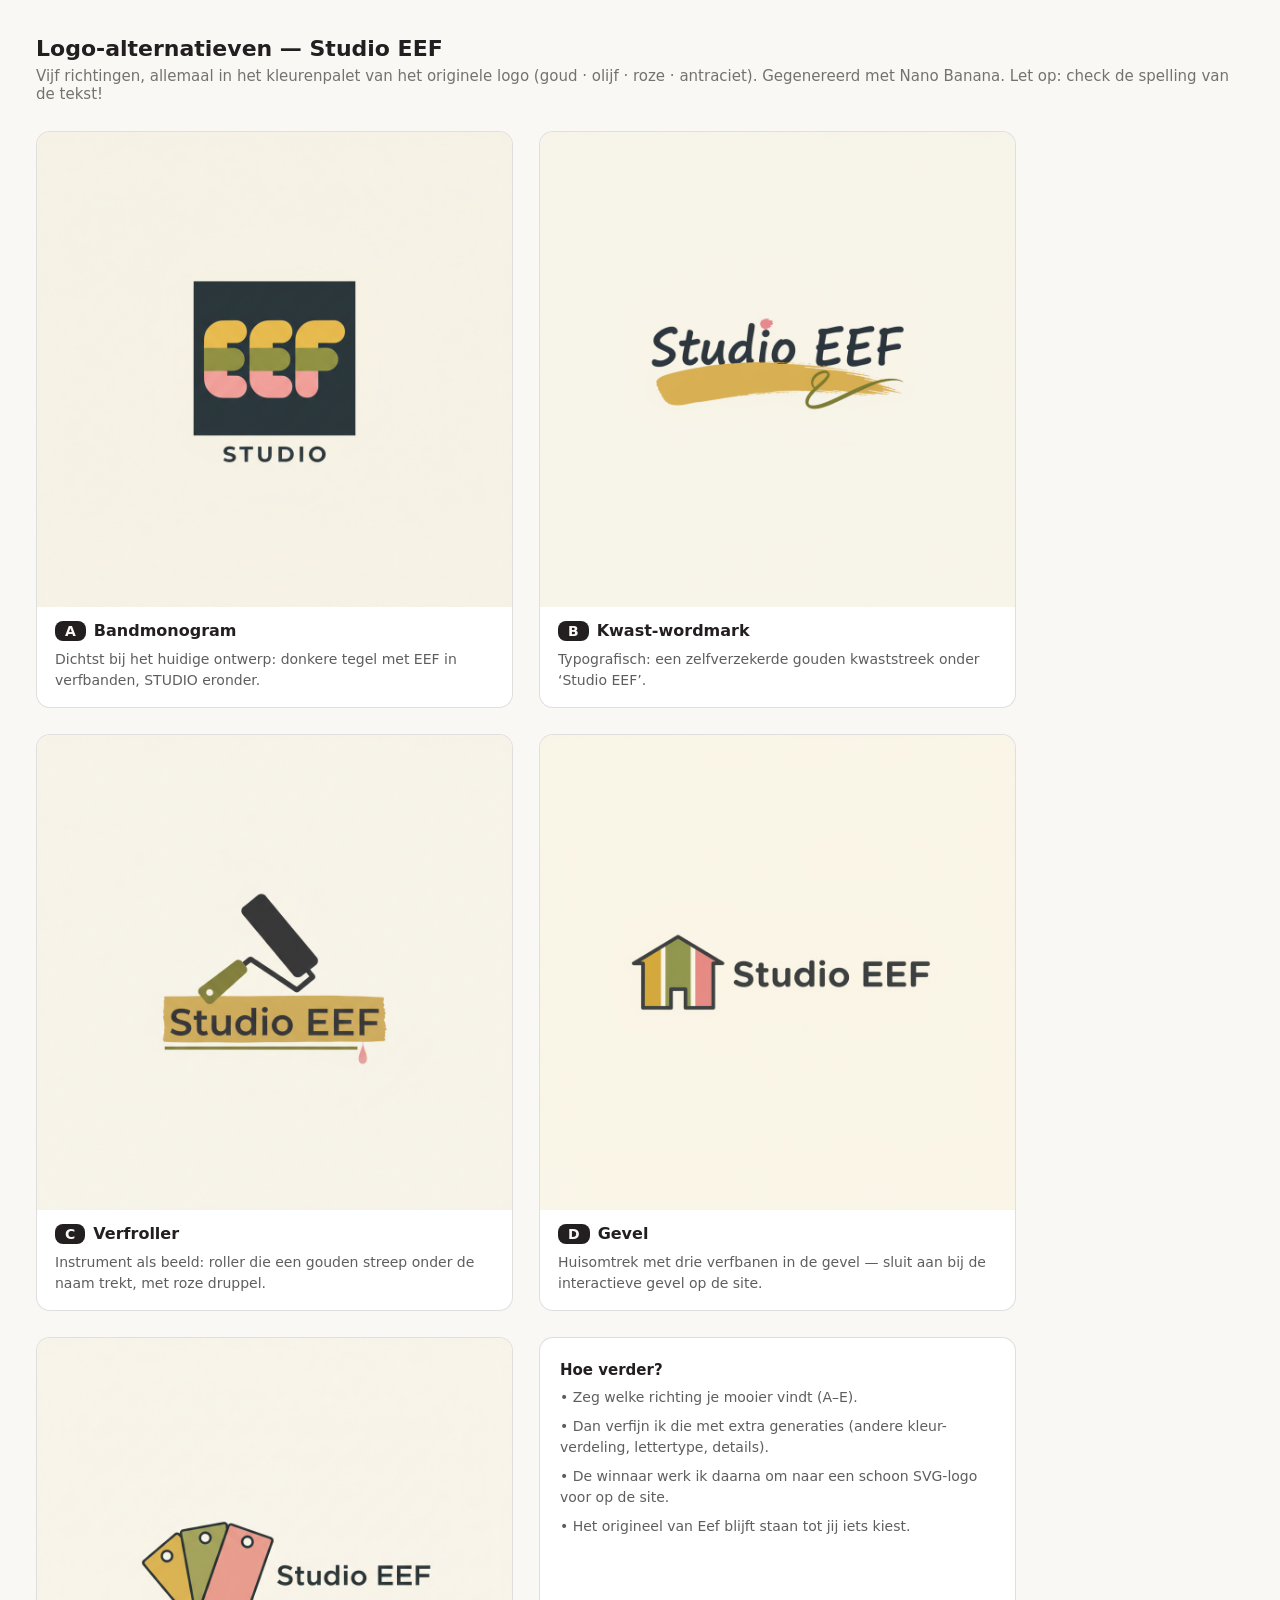
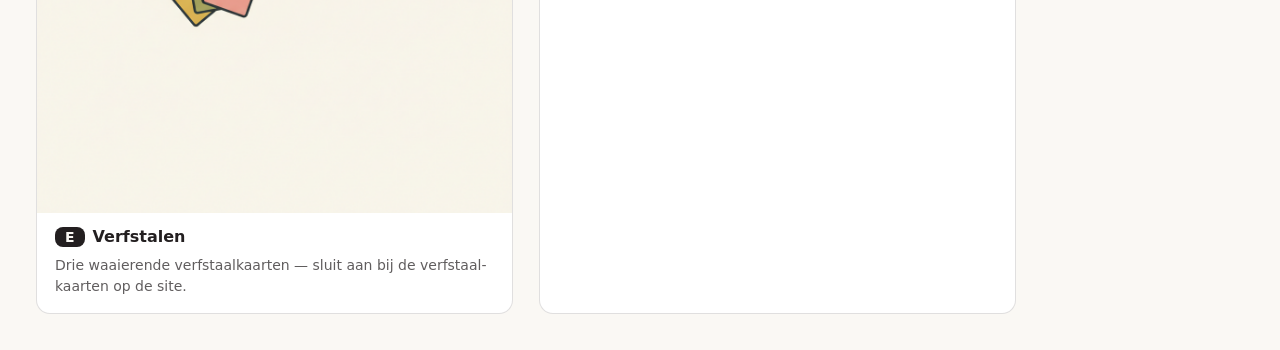
<file: logo-alternatieven/overzicht.html>
<!DOCTYPE html>
<html lang="nl">
<head>
<meta charset="UTF-8">
<meta name="viewport" content="width=device-width, initial-scale=1.0">
<title>Logo-alternatieven — Studio EEF</title>
<style>
  body { margin: 0; background: #FAF8F4; color: #231F20;
         font-family: system-ui, sans-serif; padding: 36px; }
  h1 { font-size: 22px; margin: 0 0 6px; }
  p.hint { margin: 0 0 28px; color: rgba(35,31,32,.62); font-size: 15px; }
  .grid { display: grid; grid-template-columns: 1fr 1fr; gap: 26px;
          max-width: 980px; }
  .kaart { background: #fff; border: 1px solid rgba(35,31,32,.14);
           border-radius: 14px; overflow: hidden; }
  .kaart img { width: 100%; display: block; }
  .kaart .tekst { padding: 14px 18px 16px; }
  .kaart .letter { display: inline-block; font-weight: 800; background: #231F20;
                   color: #FAF8F4; border-radius: 8px; padding: 2px 10px;
                   margin-right: 8px; font-size: 14px; }
  .kaart h2 { font-size: 16px; margin: 0 0 4px; display: inline; }
  .kaart p { margin: 8px 0 0; font-size: 14px;
             color: rgba(35,31,32,.72); line-height: 1.5; }
</style>
</head>
<body>
<h1>Logo-alternatieven &mdash; Studio EEF</h1>
<p class="hint">Vijf richtingen, allemaal in het kleurenpalet van het
originele logo (goud &middot; olijf &middot; roze &middot; antraciet).
 Gegenereerd met Nano Banana. Let op: check de spelling van de tekst!</p>

<div class="grid">
  <div class="kaart">
    <img src="01-bandmonogram.png" alt="A">
    <div class="tekst"><span class="letter">A</span><h2>Bandmonogram</h2>
      <p>Dichtst bij het huidige ontwerp: donkere tegel met EEF in
      verfbanden, STUDIO eronder.</p></div>
  </div>
  <div class="kaart">
    <img src="02-kwast-wordmark.png" alt="B">
    <div class="tekst"><span class="letter">B</span><h2>Kwast-wordmark</h2>
      <p>Typografisch: een zelfverzekerde gouden kwaststreek onder
      &lsquo;Studio EEF&rsquo;.</p></div>
  </div>
  <div class="kaart">
    <img src="03-verfroller.png" alt="C">
    <div class="tekst"><span class="letter">C</span><h2>Verfroller</h2>
      <p>Instrument als beeld: roller die een gouden streep onder de naam
      trekt, met roze druppel.</p></div>
  </div>
  <div class="kaart">
    <img src="04-gevel.png" alt="D">
    <div class="tekst"><span class="letter">D</span><h2>Gevel</h2>
      <p>Huisomtrek met drie verfbanen in de gevel &mdash; sluit aan bij de
      interactieve gevel op de site.</p></div>
  </div>
  <div class="kaart">
    <img src="05-verfstalen.png" alt="E">
    <div class="tekst"><span class="letter">E</span><h2>Verfstalen</h2>
      <p>Drie waaierende verfstaalkaarten &mdash; sluit aan bij de
      verfstaal-kaarten op de site.</p></div>
  </div>
  <div class="kaart">
    <div class="tekst" style="padding:22px 20px">
      <h2 style="font-size:15px">Hoe verder?</h2>
      <p>&bull; Zeg welke richting je mooier vindt (A&ndash;E).</p>
      <p>&bull; Dan verfijn ik die met extra generaties (andere kleur-
      verdeling, lettertype, details).</p>
      <p>&bull; De winnaar werk ik daarna om naar een schoon SVG-logo voor
      op de site.</p>
      <p>&bull; Het origineel van Eef blijft staan tot jij iets kiest.</p>
    </div>
  </div>
</div>
</body>
</html>
</file>
<file: css/style.css>
/* ==========================================================================
   Studio EEF — v3 "Afplakrand"
   Rustig, strak, professioneel. Eén idee: egale kleurvlakken die elkaar in
   exacte rechte lijnen raken — de rand zoals hij na het lostrekken van de
   afplaktape achterblijft. Geen rondingen, geen schaduwen, geen decoratie.
   Nul JavaScript.
   ========================================================================== */

/* ---------- tokens (huisstijl, regel 3 van AGENTS.md) ---------- */
:root {
  --olijf: #424631;
  --mosterd: #D6AF29;
  --roze: #F37C96;
  --inkt: #231F20;
  --papier: #FAF8F4;

  /* afgeleiden — alleen voor oppervlakken, nooit als nieuwe merkkleur */
  --kalk: #F1EDE4;              /* versch geschilderd vlak */
  --mosterd-diep: #C39D1F;      /* natte rand onderaan de mosterdlaag */

  --inkt-14: rgba(35, 31, 32, 0.14);
  --inkt-zwak: rgba(35, 31, 32, 0.68);   /* 5,3:1 op papier, 5,3:1 op kalk (AA) */
  --papier-22: rgba(250, 248, 244, 0.22);
  --papier-68: rgba(250, 248, 244, 0.68); /* 5,3:1 op olijf, 7,5:1 op inkt (AA) */
  --papier-78: rgba(250, 248, 244, 0.78); /* 9,8:1 op inkt */

  --font-display: "Archivo", system-ui, -apple-system, sans-serif;
  --font-tekst: "Atkinson Hyperlegible", system-ui, -apple-system, sans-serif;

  --wrap: 1140px;
  --gutter: clamp(20px, 4vw, 40px);
  --sectie: clamp(72px, 9vw, 132px);
  --ease: cubic-bezier(0.22, 1, 0.36, 1);
}

/* ---------- basis ---------- */
*, *::before, *::after { box-sizing: border-box; }

html { -webkit-text-size-adjust: 100%; }

body {
  margin: 0;
  background: var(--papier);
  color: var(--inkt);
  font-family: var(--font-tekst);
  font-size: 1.0625rem;
  line-height: 1.6;
}

img, svg { display: block; max-width: 100%; }

ul, ol { list-style: none; margin: 0; padding: 0; }

p { margin: 0 0 1em; }
p:last-child { margin-bottom: 0; }

a { color: inherit; }

:focus-visible { outline: 2px solid currentColor; outline-offset: 3px; }

.wrap {
  width: min(var(--wrap), 100% - var(--gutter) * 2);
  margin-inline: auto;
}

.skip {
  position: absolute;
  left: -9999px;
  top: 0;
  padding: 12px 18px;
  background: var(--inkt);
  color: var(--papier);
  z-index: 100;
}
.skip:focus { left: 0; }

/* ---------- typografie ---------- */
h1, h2, h3 {
  font-family: var(--font-display);
  font-weight: 700;
  font-stretch: 112%;
  letter-spacing: -0.02em;
  line-height: 1.05;
  margin: 0 0 0.6em;
  text-wrap: balance;
}

h1 { font-size: clamp(2.4rem, 5.4vw, 4.3rem); line-height: 1.02; }
h2 { font-size: clamp(1.8rem, 3.2vw, 2.6rem); }
h3 { font-size: 1.2rem; line-height: 1.25; letter-spacing: -0.01em; margin-bottom: 0.35em; }

.label {
  font-family: var(--font-display);
  font-weight: 600;
  font-size: 0.72rem;
  letter-spacing: 0.16em;
  text-transform: uppercase;
  color: var(--inkt-zwak);
  margin: 0;
}
.label-licht { color: var(--papier-68); }

.sectie-noot {
  color: var(--inkt-zwak);
  font-size: 0.98rem;
  max-width: 48ch;
  margin: 0 0 clamp(22px, 3vw, 36px);
}
.noot-licht { color: var(--papier-78); }

/* ---------- knoppen: rechthoekig, geen schaduw ---------- */
.knop {
  display: inline-block;
  font-family: var(--font-display);
  font-weight: 600;
  font-size: 0.95rem;
  letter-spacing: 0.01em;
  text-decoration: none;
  padding: 14px 22px;
  border: 1px solid transparent;
  transition: background-color 160ms var(--ease), color 160ms var(--ease), border-color 160ms var(--ease);
}
.knop:active { transform: translateY(1px); }

.knop-mosterd { background: var(--mosterd); color: var(--inkt); }
.knop-mosterd:hover { background: var(--inkt); color: var(--papier); border-color: var(--inkt); }

.knop-rand { border-color: var(--inkt); color: var(--inkt); }
.knop-rand:hover { background: var(--inkt); color: var(--papier); }

/* ---------- header ---------- */
.kop {
  position: sticky;
  top: 0;
  z-index: 50;
  background: var(--papier);
  border-bottom: 1px solid var(--inkt-14);
}
.kop-inner {
  display: flex;
  align-items: center;
  gap: clamp(16px, 3vw, 40px);
  padding-block: 14px;
}

.merk {
  display: flex;
  align-items: center;
  gap: 12px;
  text-decoration: none;
  margin-right: auto;
}
.merk-tegel { width: 34px; flex: none; }
.merk-naam {
  font-family: var(--font-display);
  font-weight: 700;
  font-stretch: 112%;
  font-size: 1.05rem;
  letter-spacing: -0.01em;
}

.nav { display: flex; gap: clamp(18px, 2.4vw, 32px); }
.nav a {
  font-family: var(--font-display);
  font-size: 0.94rem;
  font-weight: 600;
  text-decoration: none;
  padding-block: 4px;
  border-bottom: 2px solid transparent;
  transition: border-color 160ms var(--ease);
}
.nav a:hover { border-bottom-color: var(--mosterd); }

.menu { display: none; }
.menu summary {
  font-family: var(--font-display);
  font-weight: 600;
  font-size: 0.94rem;
  cursor: pointer;
  list-style: none;
  border: 1px solid var(--inkt);
  padding: 11px 16px;
}
.menu summary::-webkit-details-marker { display: none; }
.menu-balken { display: inline-block; width: 14px; margin-left: 10px; vertical-align: middle; }
.menu-balken span { display: block; height: 2px; background: var(--inkt); }
.menu-balken span + span { margin-top: 4px; }
.menu-nav {
  position: absolute;
  left: 0;
  right: 0;
  top: 100%;
  background: var(--papier);
  border-bottom: 1px solid var(--inkt-14);
  padding: 8px var(--gutter) 18px;
  display: flex;
  flex-direction: column;
}
.menu-nav a {
  font-family: var(--font-display);
  font-weight: 600;
  text-decoration: none;
  padding: 12px 0;
  border-bottom: 1px solid var(--inkt-14);
}

/* ---------- hero ----------
   Inktvlak met de kop links en een vierkant "venster" op het echte werk
   rechts. De clip is een macro-opname van een kwast op een kozijn; op
   volledige breedte wordt dat een onherkenbare vlek, op dit formaat leest
   hij precies zoals bedoeld. */
.hero {
  background: var(--inkt);
  color: var(--papier);
  padding-block: clamp(52px, 7vw, 92px) clamp(44px, 6vw, 76px);
}

.hero-inner {
  display: grid;
  gap: clamp(30px, 4vw, 60px);
  align-items: center;
}

.hero-copy { min-width: 0; }

.hero-beeld {
  position: relative;
  aspect-ratio: 1;
  max-width: 460px;
  overflow: hidden;
  background: var(--inkt);
}

.hero-media {
  position: absolute;
  inset: 0;
  width: 100%;
  height: 100%;
  object-fit: cover;
  object-position: 50% 55%;
}

/* op het inktvlak: lichte tekst, lichte hagen, lichte ghost-knop */
.hero .label { color: var(--papier-68); }
.hero .hero-lead { color: var(--papier-78); }
.hero .feiten div { border-top-color: var(--papier-22); }
.hero .feiten dt { color: var(--papier-68); }
.hero .feiten dd { color: var(--papier); }
.hero .knop-rand { border-color: var(--papier); color: var(--papier); }
.hero .knop-rand:hover { background: var(--papier); color: var(--inkt); }
.hero .knop-mosterd:hover { background: var(--mosterd-diep); color: var(--inkt); border-color: var(--mosterd-diep); }

.hero-titel { max-width: 24ch; margin-bottom: 0.5em; }

/* de mosterdlaag: geen highlight áchter twee woorden maar een geschilderde
   strook over de volle regelhoogte, die breder doorloopt dan de woorden zelf.
   Dat leest als een aangebrachte laag verf in plaats van als een marker.
   De tekst erop is inkt (7,8:1) — ook nu de kop zelf papier is. */
.laag {
  display: block;
  width: fit-content;
  min-width: 62%;
  padding: 0.06em 0.3em 0.2em 0.06em;
  margin-left: -0.06em;
  color: var(--inkt);
  /* het donkere randje onderaan geeft de laag dikte (natte rand) */
  background: linear-gradient(180deg, var(--mosterd) 0 93%, var(--mosterd-diep) 93% 100%);
  clip-path: inset(0 100% 0 0);
  animation: laag-trek 820ms var(--ease) 260ms forwards;
}
@keyframes laag-trek { to { clip-path: inset(0 0 0 0); } }

.hero-lead {
  font-size: clamp(1.05rem, 1.4vw, 1.2rem);
  max-width: 46ch;
  margin-bottom: clamp(24px, 3vw, 34px);
}

.hero-acties { display: flex; flex-wrap: wrap; gap: 12px; margin-bottom: clamp(40px, 5vw, 64px); }

.feiten {
  display: grid;
  gap: clamp(16px, 2.5vw, 32px);
  margin: 0;
}
.feiten div { border-top: 1px solid var(--inkt-14); padding-top: 14px; }
.feiten dt {
  font-family: var(--font-display);
  font-weight: 600;
  font-size: 0.72rem;
  letter-spacing: 0.16em;
  text-transform: uppercase;
  color: var(--inkt-zwak);
  margin-bottom: 6px;
}
.feiten dd {
  margin: 0;
  font-family: var(--font-display);
  font-weight: 600;
  font-size: 1.05rem;
  letter-spacing: -0.01em;
}

/* het balkenmotief van het merk, op paginaschaal */
.verfband {
  display: flex;
  height: clamp(30px, 3.6vw, 54px);
  margin: 0;
}
.verfband span { display: block; height: 100%; }
.band-mosterd { flex: 56; background: var(--mosterd); }
.band-olijf { flex: 24; background: var(--olijf); }
.band-roze { flex: 3; background: var(--roze); }
.band-inkt { flex: 15; background: var(--inkt); }

/* ---------- secties ---------- */
.sectie { padding-block: var(--sectie); }
.sectie-kalk { background: var(--kalk); }
.sectie-inkt { background: var(--inkt); color: var(--papier); }
.sectie-olijf {
  position: relative;
  background: var(--olijf);
  color: var(--papier);
}
.sectie-olijf::before {
  content: "";
  position: absolute;
  inset: 0 0 auto 0;
  height: 5px;
  background: var(--mosterd);
}

[id] { scroll-margin-top: 84px; }

/* label links, inhoud rechts — het etiket van de verfpot */
.split {
  display: grid;
  gap: clamp(20px, 3vw, 40px);
}
.split > .label { padding-top: 0.55em; }

/* ---------- diensten: rijen, geen kaarten ---------- */
.diensten li {
  border-top: 1px solid var(--inkt-14);
  padding-block: clamp(18px, 2.4vw, 28px);
}
.diensten li:last-child { border-bottom: 1px solid var(--inkt-14); }
.diensten h3 { margin-bottom: 0.3em; }
.diensten p { color: var(--inkt-zwak); max-width: 52ch; }

/* "Onderhoud & kleine klussen" krijgt één echte foto: bewijs bij de dienst
   waar mensen het minst van weten wat ze inhoudt */
.dienst-foto {
  width: 100%;
  max-width: 200px;
  height: auto;
  display: block;
  margin-top: 16px;
}
@media (min-width: 900px) {
  .dienst-foto { margin-top: 0; }
}

/* ---------- werk: de enige foto's ---------- */
.werk-grid {
  margin-top: clamp(28px, 4vw, 48px);
  display: grid;
  gap: 1px;
  background: var(--inkt-14);
}
.werk-grid figure { margin: 0; background: var(--kalk); }
.werk-grid img {
  width: 100%;
  height: clamp(220px, 26vw, 360px);
  object-fit: cover;
}
.werk-grid figcaption {
  font-size: 0.94rem;
  color: var(--inkt-zwak);
  padding: 14px clamp(14px, 2vw, 24px) 18px;
}

/* ---------- werkwijze: een echte volgorde, dus nummers ---------- */
.stappen { display: grid; gap: clamp(22px, 3vw, 32px); }
.stappen li { border-top: 1px solid var(--papier-22); padding-top: 16px; }
.stappen li::before {
  content: counter(stap);
  counter-increment: stap;
  display: block;
  font-family: var(--font-display);
  font-weight: 700;
  font-size: 0.95rem;
  font-variant-numeric: tabular-nums;
  color: var(--mosterd);
  margin-bottom: 10px;
}
.stappen { counter-reset: stap; }
.stappen p { color: var(--papier-78); font-size: 1rem; }

/* ---------- over ---------- */
.over { display: grid; gap: clamp(24px, 4vw, 44px); }
/* echte foto van Eef naast haar bus — het logo staat op de bus, dus de
   merkidentiteit blijft in beeld zonder dat er iets aan het logo verandert.
   Volle breedte van de tekstkolom: het originele kader (4:3) werkt beter dan
   een vierkante uitsnede. */
.over-foto {
  width: 100%;
  height: auto;
  display: block;
}
.over p { max-width: 62ch; margin-bottom: 1em; }
.over p + p { margin-top: 0; }

/* ---------- contact ---------- */
.contact-grid { display: grid; gap: clamp(18px, 2.5vw, 28px); }
/* Op mobiel is dit de belangrijkste actie van de pagina, dus een zichtbaar
   omkaderd blok met pijl: het moet als knop lezen, niet als losse tekst. */
.contact {
  display: block;
  position: relative;
  text-decoration: none;
  border: 1px solid var(--papier-22);
  padding: 14px 46px 14px 16px;
}
.contact::after {
  content: "\2192";
  position: absolute;
  right: 16px;
  top: 50%;
  transform: translateY(-50%);
  font-family: var(--font-display);
  color: var(--papier-68);
}
.contact-label {
  display: block;
  font-family: var(--font-display);
  font-weight: 600;
  font-size: 0.72rem;
  letter-spacing: 0.16em;
  text-transform: uppercase;
  color: var(--papier-68);
  margin-bottom: 6px;
}
.contact-waarde {
  font-family: var(--font-display);
  font-weight: 700;
  font-size: 1.3rem;
  letter-spacing: -0.01em;
}
.contact:hover .contact-waarde { color: var(--mosterd); }

/* ---------- TODO-markering: stippellijn, geen halo (rustiger dan v1/v2) ---------- */
.todo {
  border-bottom: 1px dotted currentColor;
  cursor: help;
}

/* ---------- voet ---------- */
.voet { background: var(--inkt); color: var(--papier-68); font-size: 0.9rem; }
.voet-inner {
  display: flex;
  flex-wrap: wrap;
  align-items: center;
  justify-content: space-between;
  gap: 12px 28px;
  padding-block: 26px;
}
.voet-merk { display: flex; align-items: center; gap: 10px; color: var(--papier); }
.voet-legal { display: flex; flex-wrap: wrap; gap: 6px 10px; }

/* ---------- mobiele actiebalk ---------- */
.mobiel-balk {
  position: fixed;
  left: 0;
  right: 0;
  bottom: 0;
  z-index: 60;
  display: flex;
  gap: 10px;
  padding: 10px var(--gutter) calc(10px + env(safe-area-inset-bottom));
  background: var(--papier);
  border-top: 1px solid var(--inkt-14);
}
.mobiel-balk .knop { flex: 1; text-align: center; }
/* ruimte onder de pagina zodat de vaste actiebalk nooit de voettekst dekt
   (balk is ~73px hoog; 104px geeft echte marge) */
body { padding-bottom: 104px; }

/* ==========================================================================
   Responsief
   ========================================================================== */

@media (min-width: 620px) {
  .feiten { grid-template-columns: repeat(3, 1fr); }
  .werk-grid { grid-template-columns: repeat(3, 1fr); }
}

@media (min-width: 700px) {
  .mobiel-balk { display: none; }
  body { padding-bottom: 0; }
}

@media (min-width: 760px) {
  .contact-grid { grid-template-columns: repeat(3, 1fr); }
  /* vanaf hier is het een rustige rij met een haar boven de tekst */
  .contact { border: 0; border-top: 1px solid var(--papier-22); padding: 16px 0 0; }
  .contact::after { display: none; }
}

@media (min-width: 900px) {
  .split { grid-template-columns: minmax(140px, 180px) minmax(0, 1fr); }
  .split > .label { margin-bottom: 0; }
  .hero-inner { grid-template-columns: minmax(0, 1fr) clamp(300px, 30vw, 420px); }
  .diensten li {
    display: grid;
    grid-template-columns: minmax(0, 5fr) minmax(0, 7fr);
    gap: clamp(20px, 4vw, 56px);
    align-items: baseline;
  }
  .diensten p { margin: 0; }
  .diensten .dienst-met-foto {
    grid-template-columns: minmax(0, 4fr) minmax(0, 5fr) minmax(0, 240px);
    align-items: center;
  }
  .dienst-foto { max-width: none; }
  .stappen { grid-template-columns: repeat(5, minmax(0, 1fr)); gap: clamp(18px, 2.2vw, 30px); }
}

/* Boven 980px verbergt de basisregel `.menu { display: none; }` het menu al;
   hier is dus geen extra media query nodig. */
@media (max-width: 980px) {
  .nav { display: none; }
  /* .menu blijft statisch: anders wordt hij de containing block van
     .menu-nav en klapt het menu zo breed als het knopje in plaats van
     zo breed als de kop. */
  .menu { display: block; }
  .kop-inner { position: relative; }
}

@media (max-width: 619px) {
  .kop-bel { display: none; }
  .hero-beeld { max-width: 320px; }
}

@media (prefers-reduced-motion: reduce) {
  .laag { animation: none; clip-path: inset(0 0 0 0); }
  .knop { transition: none; }
  .knop:active { transform: none; }
}
</file>
